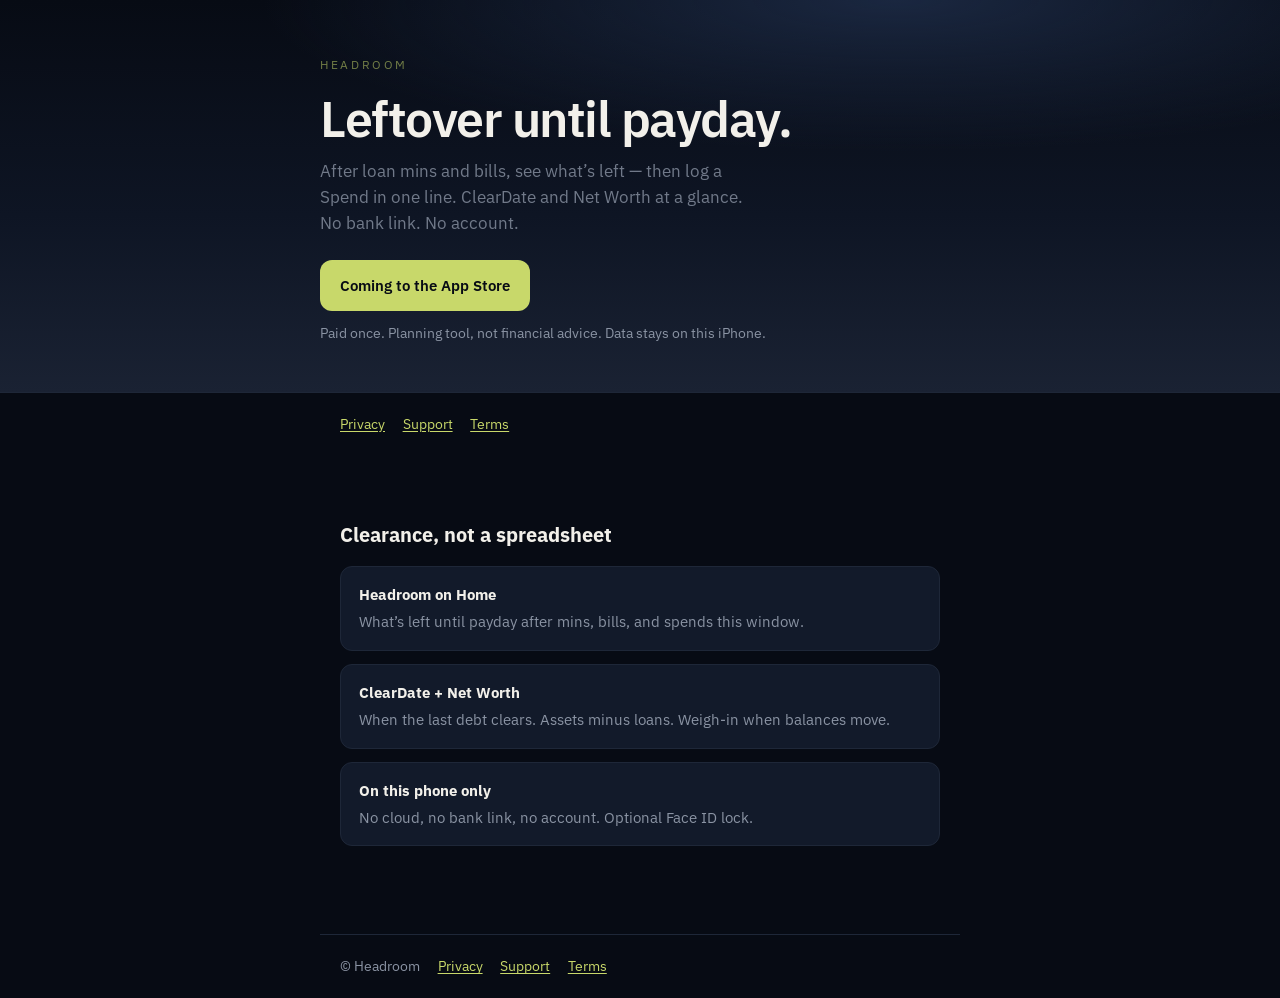
<file: index.html>
<!DOCTYPE html>
<html lang="en">
  <head>
    <meta charset="utf-8" />
    <meta name="viewport" content="width=device-width, initial-scale=1" />
    <title>Headroom — leftover until payday</title>
    <meta
      name="description"
      content="Headroom is the leftover until payday after loans and bills — and where that leftover went. Private, on your iPhone."
    />
    <link rel="icon" href="favicon.png" type="image/png" />
    <link rel="apple-touch-icon" href="apple-touch-icon.png" />
    <link rel="stylesheet" href="styles.css" />
  </head>
  <body>
    <header class="hero-bleed">
      <div class="hero-inner">
        <p class="eyebrow">Headroom</p>
        <h1>Leftover until payday.</h1>
        <p class="lede">
          After loan mins and bills, see what’s left — then log a Spend in one line.
          ClearDate and Net Worth at a glance. No bank link. No account.
        </p>
        <p class="cta-row">
          <a class="btn btn-primary" href="#store" id="app-store-link">Coming to the App Store</a>
        </p>
        <p class="cta-note">Paid once. Planning tool, not financial advice. Data stays on this iPhone.</p>
      </div>
    </header>

    <nav class="site-nav" aria-label="Legal">
      <a href="privacy.html">Privacy</a>
      <a href="support.html">Support</a>
      <a href="terms.html">Terms</a>
    </nav>

    <main class="page">
      <section class="proof" aria-labelledby="proof-heading">
        <h2 id="proof-heading">Clearance, not a spreadsheet</h2>
        <ul class="proof-list">
          <li>
            <strong>Headroom on Home</strong>
            What’s left until payday after mins, bills, and spends this window.
          </li>
          <li>
            <strong>ClearDate + Net Worth</strong>
            When the last debt clears. Assets minus loans. Weigh-in when balances move.
          </li>
          <li>
            <strong>On this phone only</strong>
            No cloud, no bank link, no account. Optional Face ID lock.
          </li>
        </ul>
      </section>
    </main>

    <footer class="site-footer">
      <span>© Headroom</span>
      <a href="privacy.html">Privacy</a>
      <a href="support.html">Support</a>
      <a href="terms.html">Terms</a>
    </footer>
  </body>
</html>
</file>
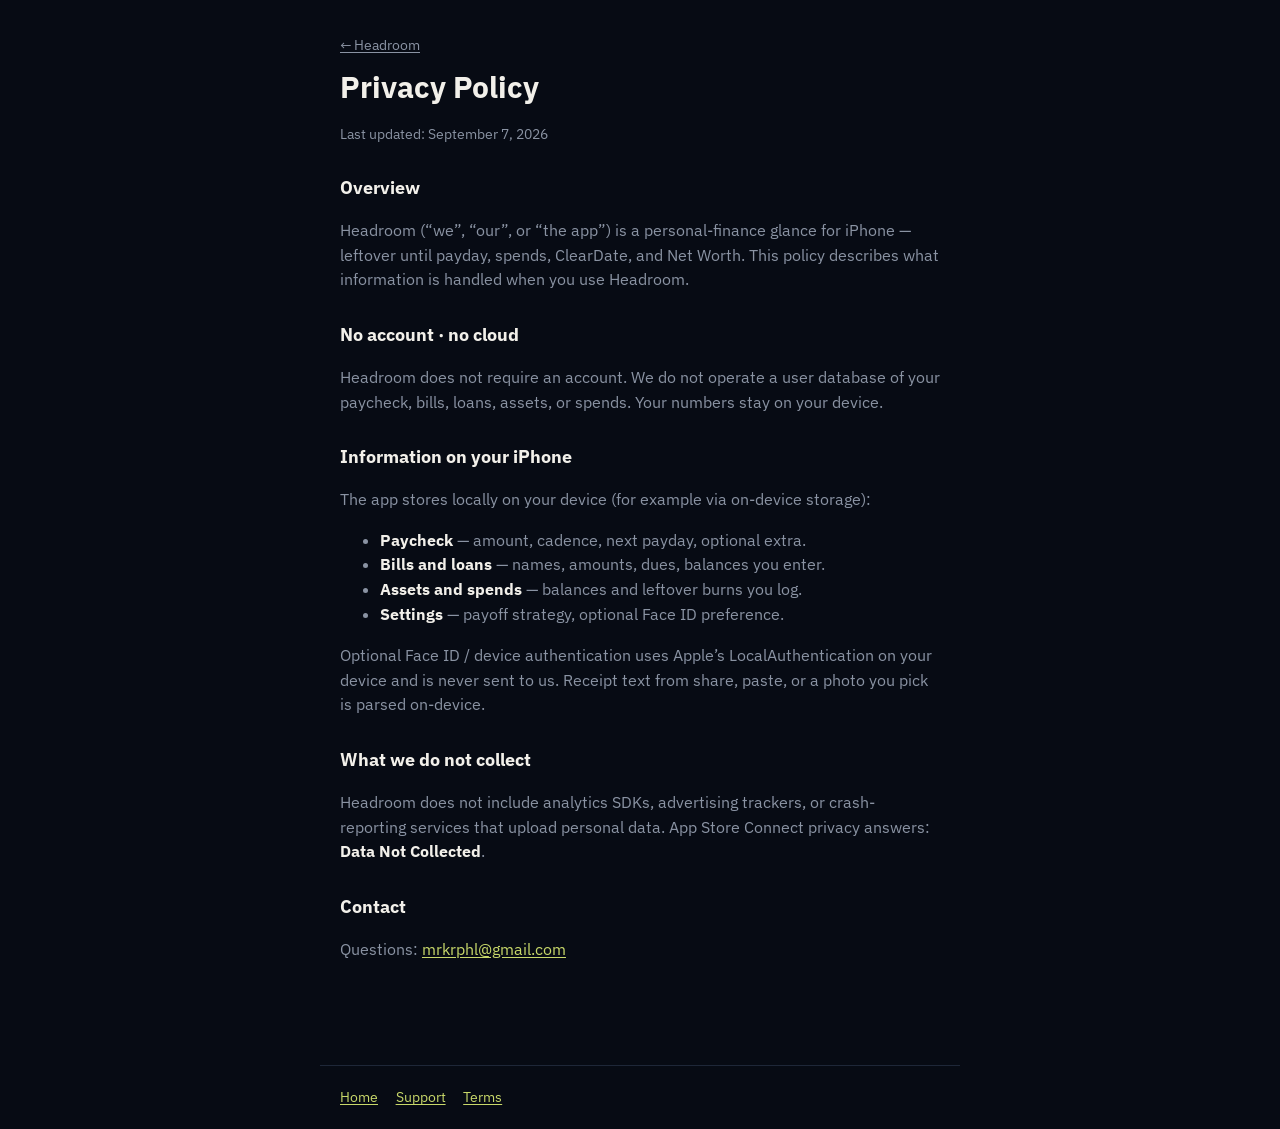
<file: privacy.html>
<!DOCTYPE html>
<html lang="en">
  <head>
    <meta charset="utf-8" />
    <meta name="viewport" content="width=device-width, initial-scale=1" />
    <title>Privacy Policy — Headroom</title>
    <link rel="icon" href="favicon.png" type="image/png" />
    <link rel="stylesheet" href="styles.css" />
  </head>
  <body>
    <main class="page article">
      <a class="back" href="index.html">← Headroom</a>
      <h1>Privacy Policy</h1>
      <p class="updated">Last updated: September 7, 2026</p>

      <section>
        <h2>Overview</h2>
        <p>
          Headroom (“we”, “our”, or “the app”) is a personal-finance glance for iPhone —
          leftover until payday, spends, ClearDate, and Net Worth. This policy describes
          what information is handled when you use Headroom.
        </p>
      </section>

      <section>
        <h2>No account · no cloud</h2>
        <p>
          Headroom does not require an account. We do not operate a user database of your
          paycheck, bills, loans, assets, or spends. Your numbers stay on your device.
        </p>
      </section>

      <section>
        <h2>Information on your iPhone</h2>
        <p>The app stores locally on your device (for example via on-device storage):</p>
        <ul>
          <li><strong>Paycheck</strong> — amount, cadence, next payday, optional extra.</li>
          <li><strong>Bills and loans</strong> — names, amounts, dues, balances you enter.</li>
          <li><strong>Assets and spends</strong> — balances and leftover burns you log.</li>
          <li><strong>Settings</strong> — payoff strategy, optional Face ID preference.</li>
        </ul>
        <p>
          Optional Face ID / device authentication uses Apple’s LocalAuthentication on
          your device and is never sent to us. Receipt text from share, paste, or a photo
          you pick is parsed on-device.
        </p>
      </section>

      <section>
        <h2>What we do not collect</h2>
        <p>
          Headroom does not include analytics SDKs, advertising trackers, or crash-reporting
          services that upload personal data. App Store Connect privacy answers:
          <strong>Data Not Collected</strong>.
        </p>
      </section>

      <section>
        <h2>Contact</h2>
        <p>Questions: <a href="mailto:mrkrphl@gmail.com">mrkrphl@gmail.com</a></p>
      </section>
    </main>
    <footer class="site-footer">
      <a href="index.html">Home</a>
      <a href="support.html">Support</a>
      <a href="terms.html">Terms</a>
    </footer>
  </body>
</html>
</file>
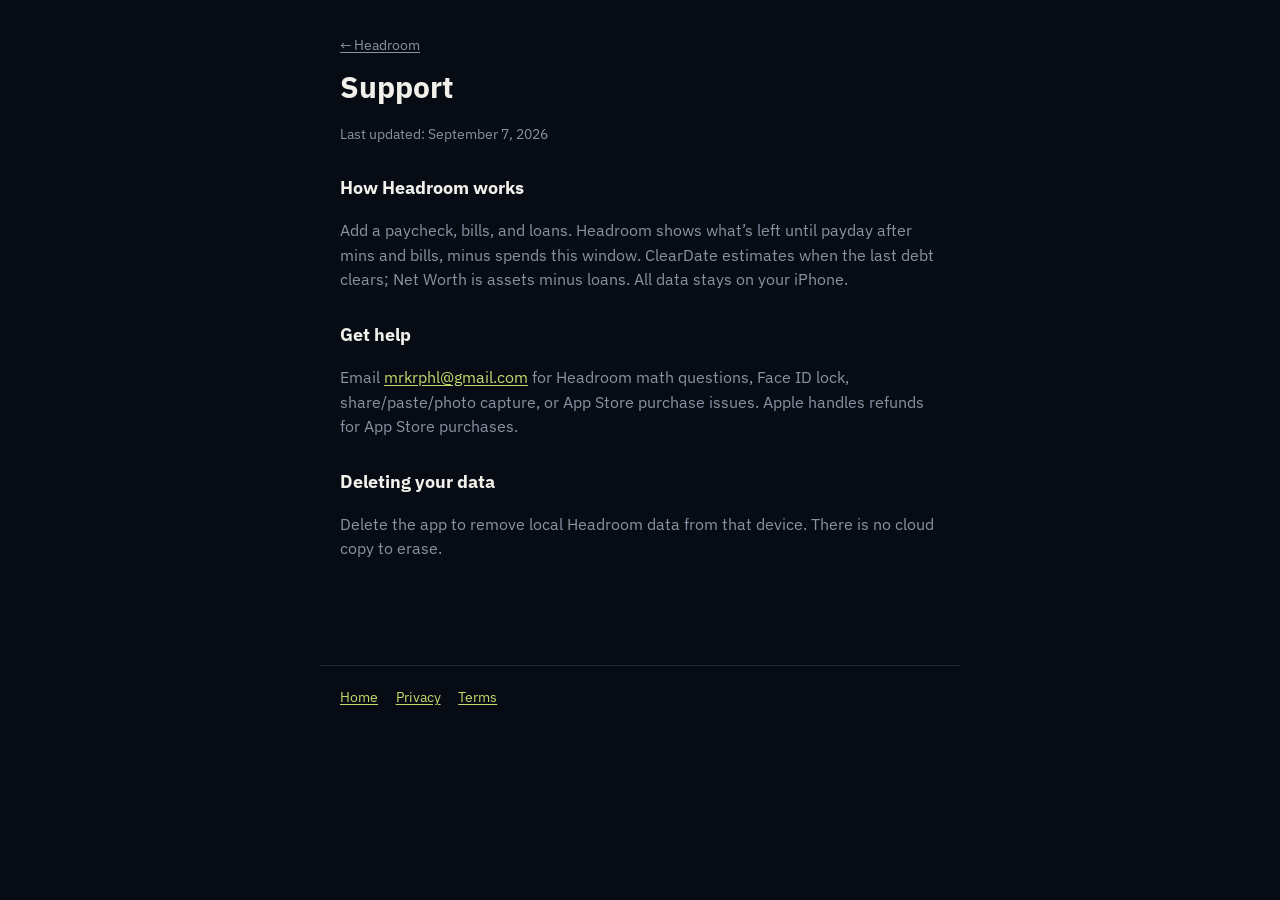
<file: support.html>
<!DOCTYPE html>
<html lang="en">
  <head>
    <meta charset="utf-8" />
    <meta name="viewport" content="width=device-width, initial-scale=1" />
    <title>Support — Headroom</title>
    <link rel="icon" href="favicon.png" type="image/png" />
    <link rel="stylesheet" href="styles.css" />
  </head>
  <body>
    <main class="page article">
      <a class="back" href="index.html">← Headroom</a>
      <h1>Support</h1>
      <p class="updated">Last updated: September 7, 2026</p>

      <section>
        <h2>How Headroom works</h2>
        <p>
          Add a paycheck, bills, and loans. Headroom shows what’s left until payday after
          mins and bills, minus spends this window. ClearDate estimates when the last debt
          clears; Net Worth is assets minus loans. All data stays on your iPhone.
        </p>
      </section>

      <section>
        <h2>Get help</h2>
        <p>
          Email <a href="mailto:mrkrphl@gmail.com">mrkrphl@gmail.com</a> for Headroom math
          questions, Face ID lock, share/paste/photo capture, or App Store purchase issues.
          Apple handles refunds for App Store purchases.
        </p>
      </section>

      <section>
        <h2>Deleting your data</h2>
        <p>
          Delete the app to remove local Headroom data from that device. There is no cloud
          copy to erase.
        </p>
      </section>
    </main>
    <footer class="site-footer">
      <a href="index.html">Home</a>
      <a href="privacy.html">Privacy</a>
      <a href="terms.html">Terms</a>
    </footer>
  </body>
</html>
</file>
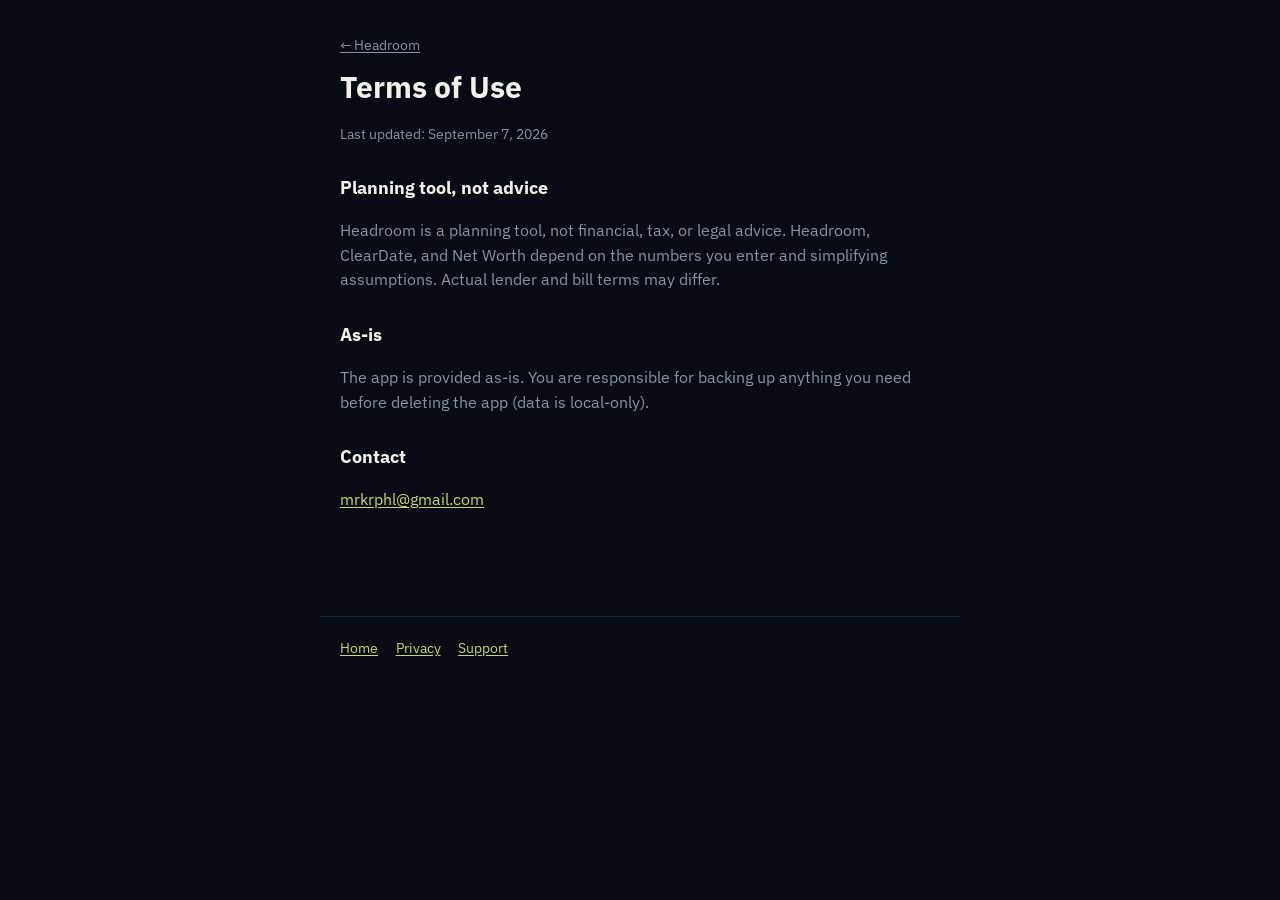
<file: terms.html>
<!DOCTYPE html>
<html lang="en">
  <head>
    <meta charset="utf-8" />
    <meta name="viewport" content="width=device-width, initial-scale=1" />
    <title>Terms of Use — Headroom</title>
    <link rel="icon" href="favicon.png" type="image/png" />
    <link rel="stylesheet" href="styles.css" />
  </head>
  <body>
    <main class="page article">
      <a class="back" href="index.html">← Headroom</a>
      <h1>Terms of Use</h1>
      <p class="updated">Last updated: September 7, 2026</p>

      <section>
        <h2>Planning tool, not advice</h2>
        <p>
          Headroom is a planning tool, not financial, tax, or legal advice. Headroom,
          ClearDate, and Net Worth depend on the numbers you enter and simplifying
          assumptions. Actual lender and bill terms may differ.
        </p>
      </section>

      <section>
        <h2>As-is</h2>
        <p>
          The app is provided as-is. You are responsible for backing up anything you need
          before deleting the app (data is local-only).
        </p>
      </section>

      <section>
        <h2>Contact</h2>
        <p><a href="mailto:mrkrphl@gmail.com">mrkrphl@gmail.com</a></p>
      </section>
    </main>
    <footer class="site-footer">
      <a href="index.html">Home</a>
      <a href="privacy.html">Privacy</a>
      <a href="support.html">Support</a>
    </footer>
  </body>
</html>
</file>
<file: styles.css>
@import url("https://fonts.googleapis.com/css2?family=SF+Pro+Display:wght@500;600&family=IBM+Plex+Sans:wght@400;500;600&display=swap");

:root {
  color-scheme: dark;
  --night: #070b14;
  --horizon: #121a2a;
  --bone: #f2f0ea;
  --lime: #c8d86a;
  --orange: #c45c32;
  --mist: #8a93a3;
  --rule: #1e2738;
  --max: 40rem;
  --radius: 12px;
  font-family: "IBM Plex Sans", system-ui, -apple-system, sans-serif;
  line-height: 1.55;
}

* {
  box-sizing: border-box;
}

body {
  margin: 0;
  background: var(--night);
  color: var(--bone);
}

a {
  color: var(--lime);
  text-underline-offset: 0.15em;
}

a:hover {
  color: var(--bone);
}

.page {
  max-width: var(--max);
  margin: 0 auto;
  padding: 2rem 1.25rem 3.5rem;
}

.hero-bleed {
  background:
    radial-gradient(90% 70% at 70% 0%, #1a2740 0%, transparent 55%),
    linear-gradient(180deg, #070b14 0%, #0e1524 55%, #1a2233 100%);
  color: var(--bone);
  padding: 3.5rem 1.25rem 3rem;
  border-bottom: 1px solid var(--rule);
}

.hero-inner {
  max-width: var(--max);
  margin: 0 auto;
}

.eyebrow {
  letter-spacing: 0.22em;
  text-transform: uppercase;
  font-size: 0.75rem;
  opacity: 0.55;
  margin: 0 0 1rem;
  color: var(--lime);
}

.hero-bleed h1 {
  margin: 0 0 0.75rem;
  font-size: clamp(2rem, 7vw, 3.1rem);
  letter-spacing: -0.03em;
  line-height: 1.12;
  font-weight: 600;
}

.hero-bleed .lede {
  margin: 0;
  max-width: 28rem;
  opacity: 0.8;
  font-size: 1.05rem;
  color: var(--mist);
}

.cta-row {
  margin: 1.5rem 0 0;
}

.btn {
  display: inline-block;
  padding: 0.85rem 1.25rem;
  border-radius: var(--radius);
  font-weight: 600;
  font-size: 0.95rem;
  text-decoration: none;
}

.btn-primary {
  background: var(--lime);
  color: var(--night);
}

.btn-primary:hover {
  filter: brightness(1.05);
  color: var(--night);
}

.cta-note {
  margin: 0.75rem 0 0;
  font-size: 0.85rem;
  color: var(--mist);
}

.proof {
  margin-top: 2rem;
}

.proof h2 {
  font-size: 1.25rem;
  margin: 0 0 1rem;
}

.proof-list {
  list-style: none;
  padding: 0;
  margin: 0;
  display: grid;
  gap: 0.85rem;
}

.proof-list li {
  background: var(--horizon);
  border: 1px solid var(--rule);
  border-radius: var(--radius);
  padding: 1rem 1.1rem;
  font-size: 0.95rem;
  color: var(--mist);
}

.proof-list strong {
  color: var(--bone);
  display: block;
  margin-bottom: 0.2rem;
}

.site-nav,
.site-footer {
  max-width: var(--max);
  margin: 0 auto;
  padding: 1.25rem;
  display: flex;
  flex-wrap: wrap;
  gap: 1.1rem;
  font-size: 0.9rem;
}

.site-footer {
  border-top: 1px solid var(--rule);
  color: var(--mist);
  margin-top: 2rem;
}

.article h1 {
  font-size: 1.85rem;
  margin: 0.5rem 0 0.35rem;
}

.article .updated,
.back {
  font-size: 0.85rem;
  color: var(--mist);
}

.article h2 {
  font-size: 1.15rem;
  margin: 1.75rem 0 0.5rem;
}

.article p,
.article li {
  color: var(--mist);
}

.article strong {
  color: var(--bone);
}
</file>
